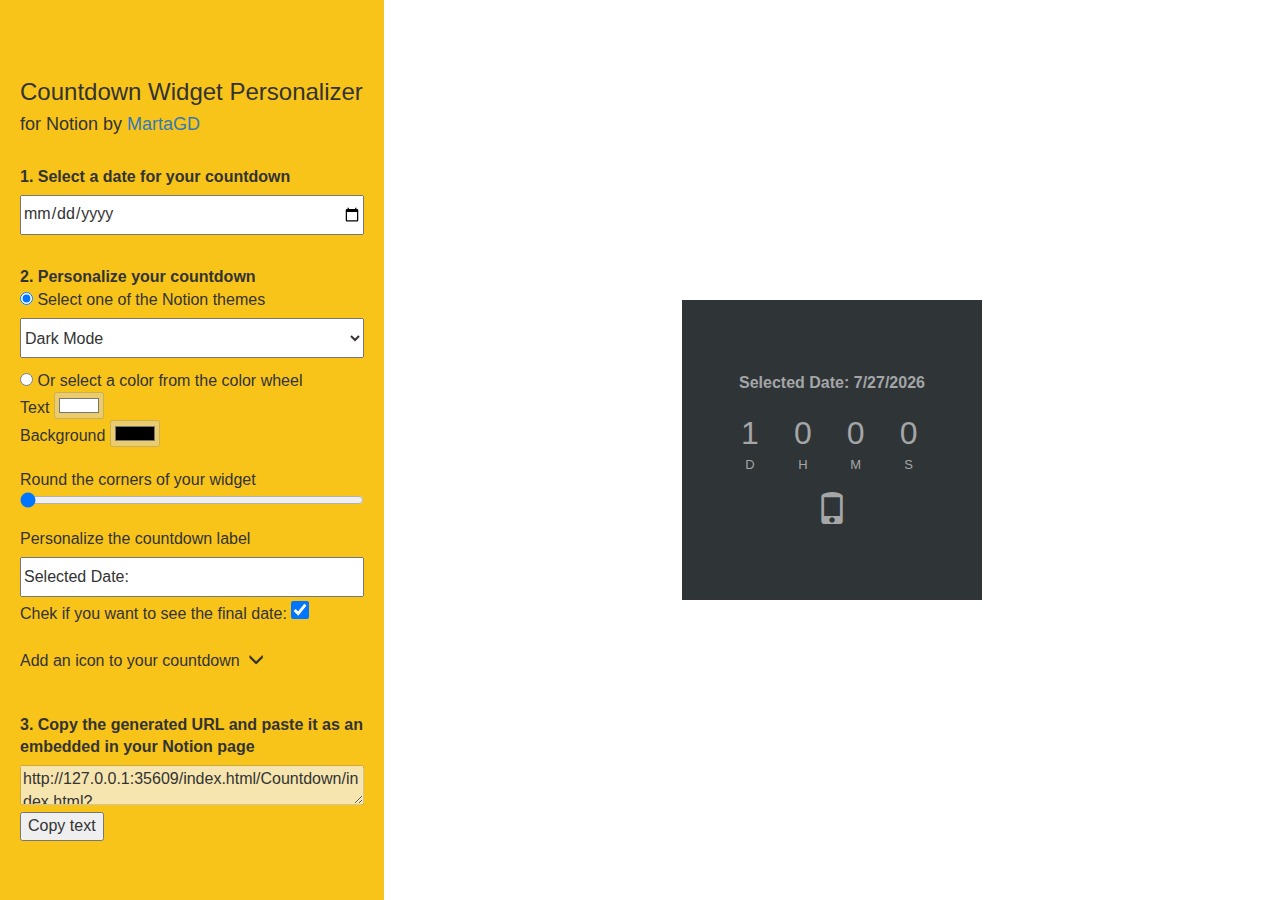
<file: index.html>
<!DOCTYPE html>
<html lang="en">
<head>
    <meta charset="UTF-8">
    <meta name="viewport" content="width=device-width, initial-scale=1.0">
    <title>Countdown Widget</title>
    <link rel="stylesheet" href="style.css">
    <link rel="stylesheet" href="https://maxcdn.bootstrapcdn.com/bootstrap/3.3.7/css/bootstrap.min.css">
</head>
<body>

    <div id="selection-area"  class="selectionDiv text-label overflow-auto" >  <!-- start lateral bar -->
        <div class="section-area"> <!-- start title area -->
            <h3>Countdown Widget Personalizer</h3><h4>for Notion by <a href="https://martagd.gumroad.com/">MartaGD</a></h5>
        </div><!-- end title area -->


        <div class="section-area"> <!-- start date selection -->
            <b>1. Select a date for your countdown</b>
            </br>
            <input type="date" id="dateSelector" name="dateSelector" onchange="calendarChange(this.value)">    
        </div><!-- end date selection -->

        <div class="section-area"> <!-- start personalization area -->
            <div class="section-area">  <!-- start of timer personalization area-->
                <b>2. Personalize your countdown</b>
                <div> <!-- start theme picker area -->
                    <input class="form-check-input" type="radio" name="personalizeColors" id="themePicker" value="theme" checked onchange="radioChange(this.value)">
                    Select one of the Notion themes
                    <div>
                        <select class="form-select" name="notionThemeSelector" id="notionThemeSelector" onchange="selectTheme(this.value)" >
                            <option value="darkMode" selected >Dark Mode</option>
                            <option value="grayLM">Gray Light Mode</option>
                            <option value="grayDM">Gray Dark Mode</option>
                            <option value="brownLM">Brown Light Mode</option>
                            <option value="brownDM">Brown Dark Mode</option>
                            <option value="orangeLM">Orange Light Mode</option>
                            <option value="orangeDM">Orange Dark Mode</option>
                            <option value="yellowLM">Yellow Light Mode</option>
                            <option value="yellowDM">Yellow Dark Mode</option>
                            <option value="greenLM">Green Light Mode</option>
                            <option value="greenDM">Green Dark Mode</option>
                            <option value="blueLM">Blue Light Mode</option>
                            <option value="blueDM">Blue Dark Mode</option>
                            <option value="purpleLM">Purple Light Mode</option>
                            <option value="purpleDM">Purple Dark Mode</option>
                            <option value="pinkLM">Pink Light Mode</option>
                            <option value="pinkDM">Pink Dark Mode</option>
                            <option value="redLM">Red Light Mode</option>
                            <option value="redDM">Red Dark Mode</option>
                        </select>
                    </div>
                </div> <!-- end theme picker area -->
                <div class="section-area"><!-- start color pick area -->
                    <input class="form-check-input" type="radio" name="personalizeColors" id="colorPicker" value="color" onchange="radioChange(this.value)">
                    Or select a color from the color wheel
                    <div id="colorsPicker" >
                        Text
                        <input type="color" id="colorTextSelect" name="colorSelect" value="#FFFFFF" onchange="selectColorText(this.value)" disabled >
                        </br>
                        Background
                        <input type="color" id="colorBGSelect" name="colorSelect" value="#000000" onchange="selectColorBg(this.value)" disabled>
                    </div>
                </div><!-- end color pick area -->

                <div class="section-area-inside"> <!-- start round corners area -->
                    Round the corners of your widget
                    <input type="range" id="rounderSelector" name="rounderSelector" value="0" onchange="selectCorners(this.value)">
                </div><!-- end round corners area -->
            </div> <!-- end of timer personalization area-->

            <div class="section-area">  <!-- start label personzalization area -->
                Personalize the countdown label</br>
                <input type="text" id="labelSelector" name="labelSelector" value="Selected Date: " onchange="selectLabel(this.value)">
                </br>
                Chek if you want to see the final date:
                <input type="checkbox" checked id="labelDate" onchange="selectLabel(this.value)">
                </br>
                <div class="section-area-inside dropdown text-label">
                    <span class="text-label" id="" >Add an icon to your countdown</span>
                    <div class="dropbtn glyphicon glyphicon-menu-down"></div>
                    <div class="dropdown-content">
                        <span class="icon glyphicon glyphicon-heart" onclick="selectIcon('heart')"></span>
                        <span class="icon glyphicon glyphicon-briefcase" onclick="selectIcon('briefcase')"></span>
                        <span class="icon glyphicon glyphicon-phone" onclick="selectIcon('phone')"></span>
                        <span class="icon glyphicon glyphicon-cloud" onclick="selectIcon('cloud')"></span>
                        <span class="icon glyphicon glyphicon-glass" onclick="selectIcon('glass')"></span>
                        <span class="icon glyphicon glyphicon-music" onclick="selectIcon('music')"></span>
                        <span class="icon glyphicon glyphicon-home" onclick="selectIcon('home')"></span>
                        <span class="icon glyphicon glyphicon-film"></span>
                        <span class="icon glyphicon glyphicon-camera"></span>
                        <span class="icon glyphicon glyphicon-book"></span>
                        <span class="icon glyphicon glyphicon-facetime-video"></span>
                        <span class="icon glyphicon glyphicon-gift"></span>
                        <span class="icon glyphicon glyphicon-envelope"></span>
                        <span class="icon glyphicon glyphicon-shopping-cart"></span>
                        <span class="icon glyphicon glyphicon-ice-lolly-tasted"></span>
                        <span class="icon glyphicon glyphicon-education"></span>
                        <span class="icon glyphicon glyphicon-apple"></span>
                        <span class="icon glyphicon glyphicon-plane"></span>  
                    </div>
                </div>
            </div> <!-- end label personzalization area -->
        </div>  <!-- end personalization area -->

        <div class="section-area"> <!-- start URL area -->
            <b>3. Copy the generated URL and paste it as an embedded in your Notion page</b>
            <textarea id="urlArea" name="urlArea" rows="4" cols="50" disabled readonly></textarea>
            <button onclick="copyAreaBtn()">Copy text</button>
        </div> <!-- end URL area -->
     
        <!-- div class="btn-help">
            <span class="glyphicon glyphicon-info-sign" onmouseover="showInfo()" onmouseleave="hideInfo()"></span>
        </div -->
        
    </div> <!-- end lateral bar -->
    
    <div id="preview">
        <div id="countdown-area" class="centerDiv">
            <div class="selected-date text-label"></div>
            <div class="calendarRow">
                <div id="daysClndr" class="cardRow">
                    <div id="countdownD"></div>
                    <div class="calendar-label">D</div>
                </div>
                <div id="hoursClndr" class="cardRow">
                    <div id="countdownH"></div>
                    <div class="calendar-label">H</div>
                </div>
                <div id="minutesClndr" class="cardRow">
                    <div id="countdownM"></div>
                    <div class="calendar-label">M</div>
                </div>
                <div id="secondsClndr" class="cardRow">
                    <div id="countdownS"></div>
                    <div class="calendar-label">S</div>
                </div>
            </div>
            <div>
               <span id="iconDecor" class="glyphicon glyphicon-phone"></span>
            </div>
        </div>

        <div id="expired-area" class="centerDiv">
            <div class="selected-date"></div>
            <div id="expired-date">EXPIRED DATE</div>
            <button id="newDateButton" onclick="window.open('https://martagd.github.io/countdownWidget/index.html')" ">Get new Embedded</button>
       </div>
    </div>

    <script src="script.js"></script>    
</body>
</html>
</file>
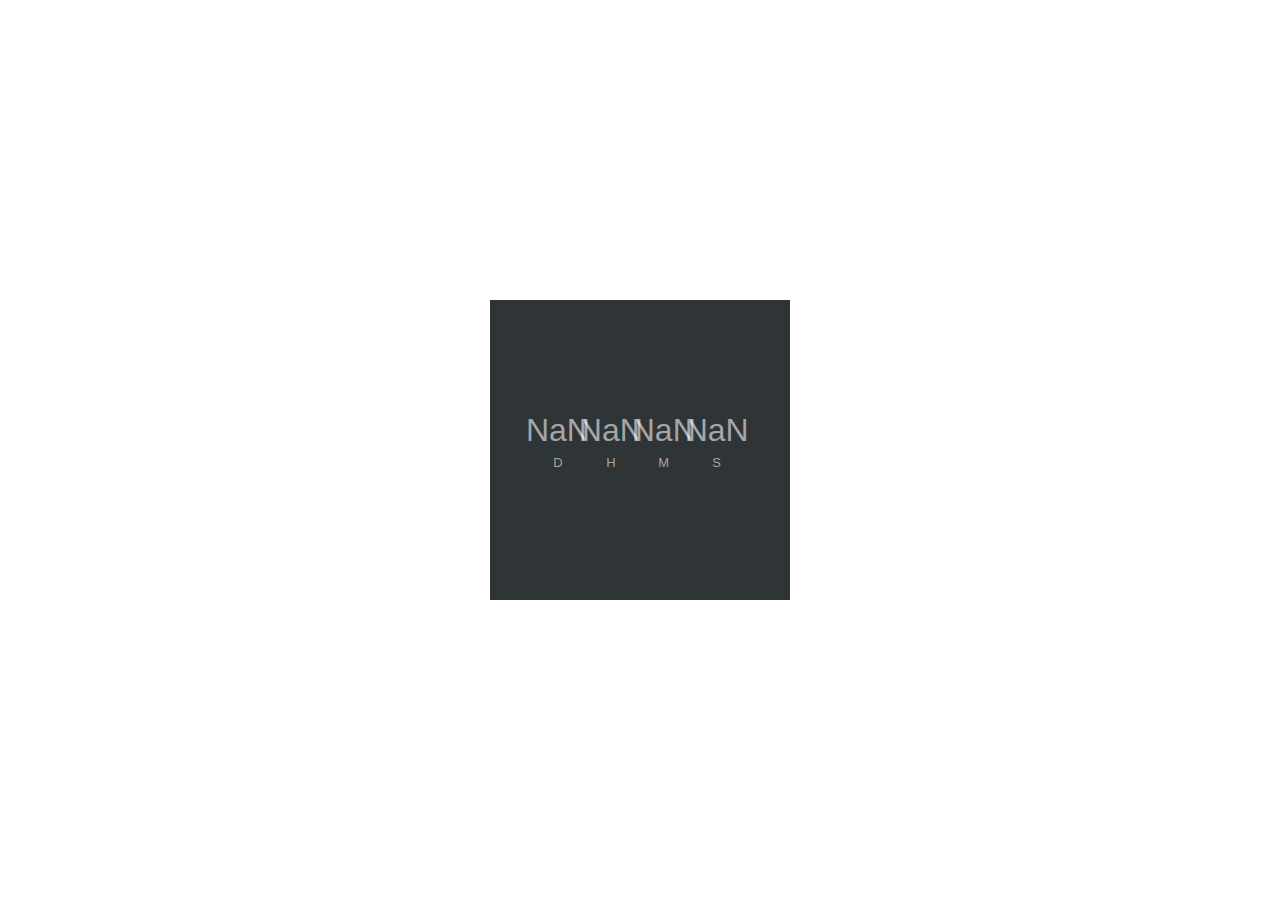
<file: Countdown/index.html>
<!DOCTYPE html>
<html lang="en">
<head>
    <meta charset="UTF-8">
    <meta name="viewport" content="width=device-width, initial-scale=1.0">
    <title>Countdown Widget</title>
    <link rel="stylesheet" href="style.css">
    <link rel="stylesheet" href="https://maxcdn.bootstrapcdn.com/bootstrap/3.3.7/css/bootstrap.min.css">

</head>
<body>
    <div id="countdown-area" class="centerDiv">
        <div class="selected-date text-label"></div>
        <div class="calendarRow">
            <div id="daysClndr" class="cardRow">
                <div id="countdownD"></div>
                <div class="calendar-label">D</div>
            </div>
            <div id="hoursClndr" class="cardRow">
                <div id="countdownH"></div>
                <div class="calendar-label">H</div>
            </div>
            <div id="minutesClndr" class="cardRow">
                <div id="countdownM"></div>
                <div class="calendar-label">M</div>
            </div>
            <div id="secondsClndr" class="cardRow">
                <div id="countdownS"></div>
                <div class="calendar-label">S</div>
            </div>
        </div>
        <div>
           <span id="iconDecor" class="glyphicon"></span>
        </div>
    </div>

    <div id="expired-area" class="centerDiv">
        <div class="selected-date"></div>
        <div id="expired-date">EXPIRED DATE</div>
        <button id="newDateButton" onclick="window.open('https://martagd.github.io/countdownWidget/index.html')" ">Get new Embedded</button>
    </div>

    <script src="script.js"></script>
</body>
</html>
</file>
<file: style.css>
body, html {
    height: 100%;
    width: 100%;
}

#selection-area{
    padding: 20px;
    height: 100vh;
    width: 30%;
    margin: 0;
    display: flex;
    float:left;
    background: #f8c419; 
}

.selectionDiv {
    /*text-align: left;*/
    display: flex;
    flex-direction: column;
    justify-content: center;
}


.centerDiv {
    color: #FFFFFF90;
    text-align: center;
    background: #2F3437;
    width: 300px;
    height: 300px;
    display: flex;
    flex-direction: column;
    justify-content: center;
    padding: 15px;
    position: absolute;
    border-radius: 0%;
}

#preview{
    padding: 20px;
    height: 100vh;
    width: 70%;
    margin: 0;
    display: flex;
    float: right;
    justify-content: center;
    align-items: center;
}

#urlArea, #infoArea, #dateSelector, #notionThemeSelector, #labelSelector, #selectIcon {
    width: -webkit-fill-available;
    height: 40px;
    margin-top: 6px;
}

.section-area{
margin-top: 3%;
margin-bottom: 3%;
}

.section-area-inside{
    margin-top: 6%;
    margin-bottom: 6%;
    }
h3{
    font-weight: bold;
}

#expired-area {
    visibility: hidden;
}

.text-label{
    font-style: normal;
    font-family: Verdana, Geneva, Tahoma, sans-serif;
    font-size: 16px;
}

.selected-date{
    font-weight: bold;
}

.calendarRow {
    display: ruby;
    margin: 4%;
    font-size: xx-large;
    max-width: 95%;
    width: 90%;
}

.cardRow {
    max-width: 15%;
    width: 14%;
    margin: 5px;
    display: grid;
    position: sticky;
    justify-content: center;
    justify-items: center;
    align-content: space-evenly;
}

.calendar-label {
    font-size: small;
}

.icons-area{
    display: math;
    cursor: pointer;
}

.icon {
    color: #2F3437;
    font-size: x-large;
}

input[type=checkbox] {
    height: 18px;
    width: 18px; 
}

#iconDecor{
    font-size: xx-large;
}



/* Style The Dropdown Button */
.dropbtn {
    background-color: transparent;
    /*color: white;*/
    padding: 4px;
    font-size: 16px;
    border: none;
    cursor: pointer;
    font-style: normal;
    font-family: Verdana, Geneva, Tahoma, sans-serif;
    font-size: 16px;
  } 

/* The container <div> - needed to position the dropdown content */
.dropdown {
    position: relative;
    display: flow-root;
  }
  
  /* Dropdown Content (Hidden by Default) */
  .dropdown-content {
    display: none;
    position: absolute;
    background-color: #f9f9f9;
    min-width: 160px;
    box-shadow: 0px 8px 16px 0px rgba(0,0,0,0.2);
    z-index: 1;
  }
  
  /* Links inside the dropdown */
  .dropdown-content span {
    color: black;
    padding: 12px 16px;
    text-decoration: none;
    display: inline-flex;
    cursor: pointer;
  }
  
  /* Change color of dropdown links on hover */
  .dropdown-content span:hover {
    background-color: #5ddf97
}
  
  /* Show the dropdown menu on hover */
  .dropdown:hover .dropdown-content {
    display: block;
  }
  
  /* Change the background color of the dropdown button when the dropdown content is shown */
  .dropdown:hover .dropbtn {
    background-color: #f9f9f9;
  }
</file>
<file: Countdown/style.css>
body, html {
    height: 100%;
    margin: 0;
    display: flex;
    align-items: center;
    justify-content: center;
    background: transparent; /* Changed to transparent */
}

.centerDiv{
    color: #FFFFFF90;
    text-align: center;
    background: #2F3437;
    width: 300px;
    height: 300px;
    display: flex;
    flex-direction: column;
    justify-content: center;
    padding: 15px;
    position: absolute;
    border-radius: 0%;
}


.icon {
    cursor: pointer;
}


#expired-area {
    visibility: hidden;
}

.text-label{
    font-style: normal;
    font-family: Verdana, Geneva, Tahoma, sans-serif;
}


.selected-date{
    font-weight: bold;
}

.calendarRow {
    display: ruby;
    margin: 4%;
    font-size: xx-large;
    max-width: 95%;
    width: 90%;
}

.cardRow {
    max-width: 15%;
    width: 14%;
    margin: 5px;
    display: grid;
    position: sticky;
    justify-content: center;
    justify-items: center;
    align-content: space-evenly;
}

.calendar-label {
    font-size: small;
}
</file>
